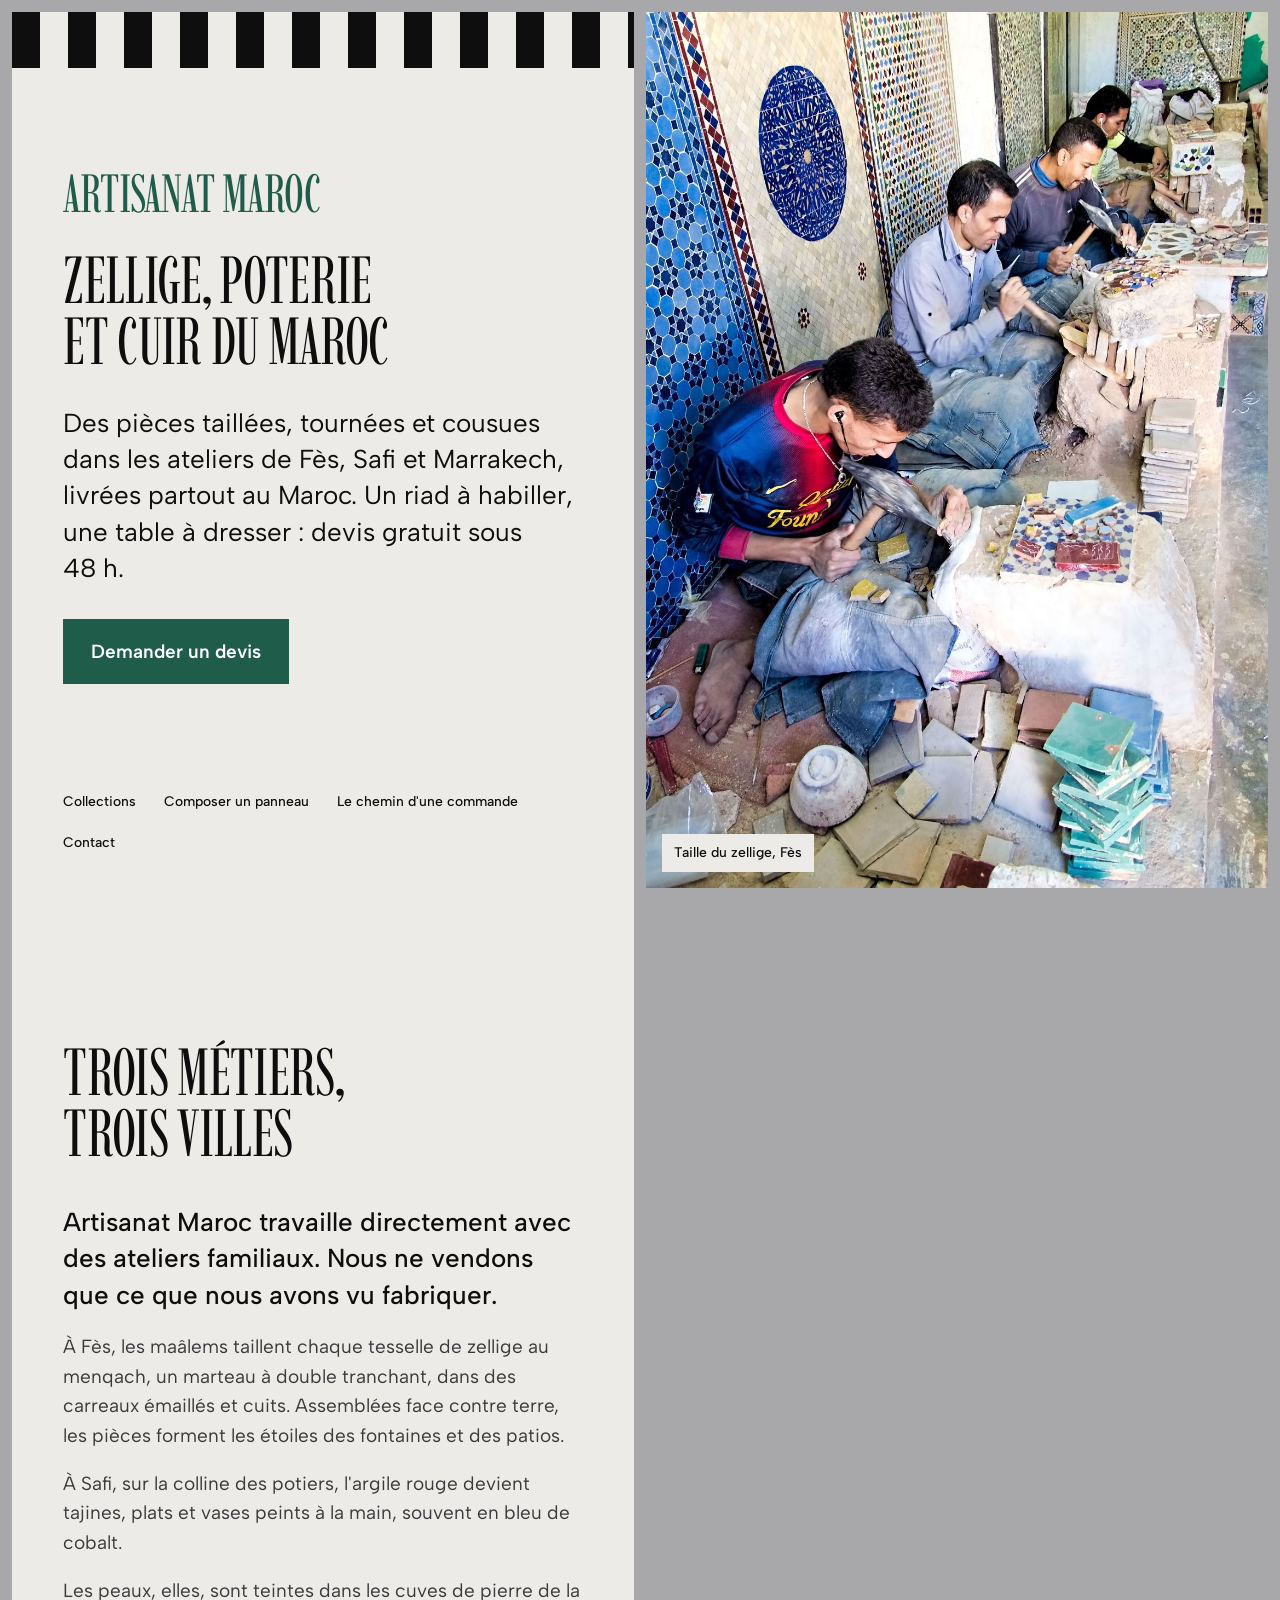
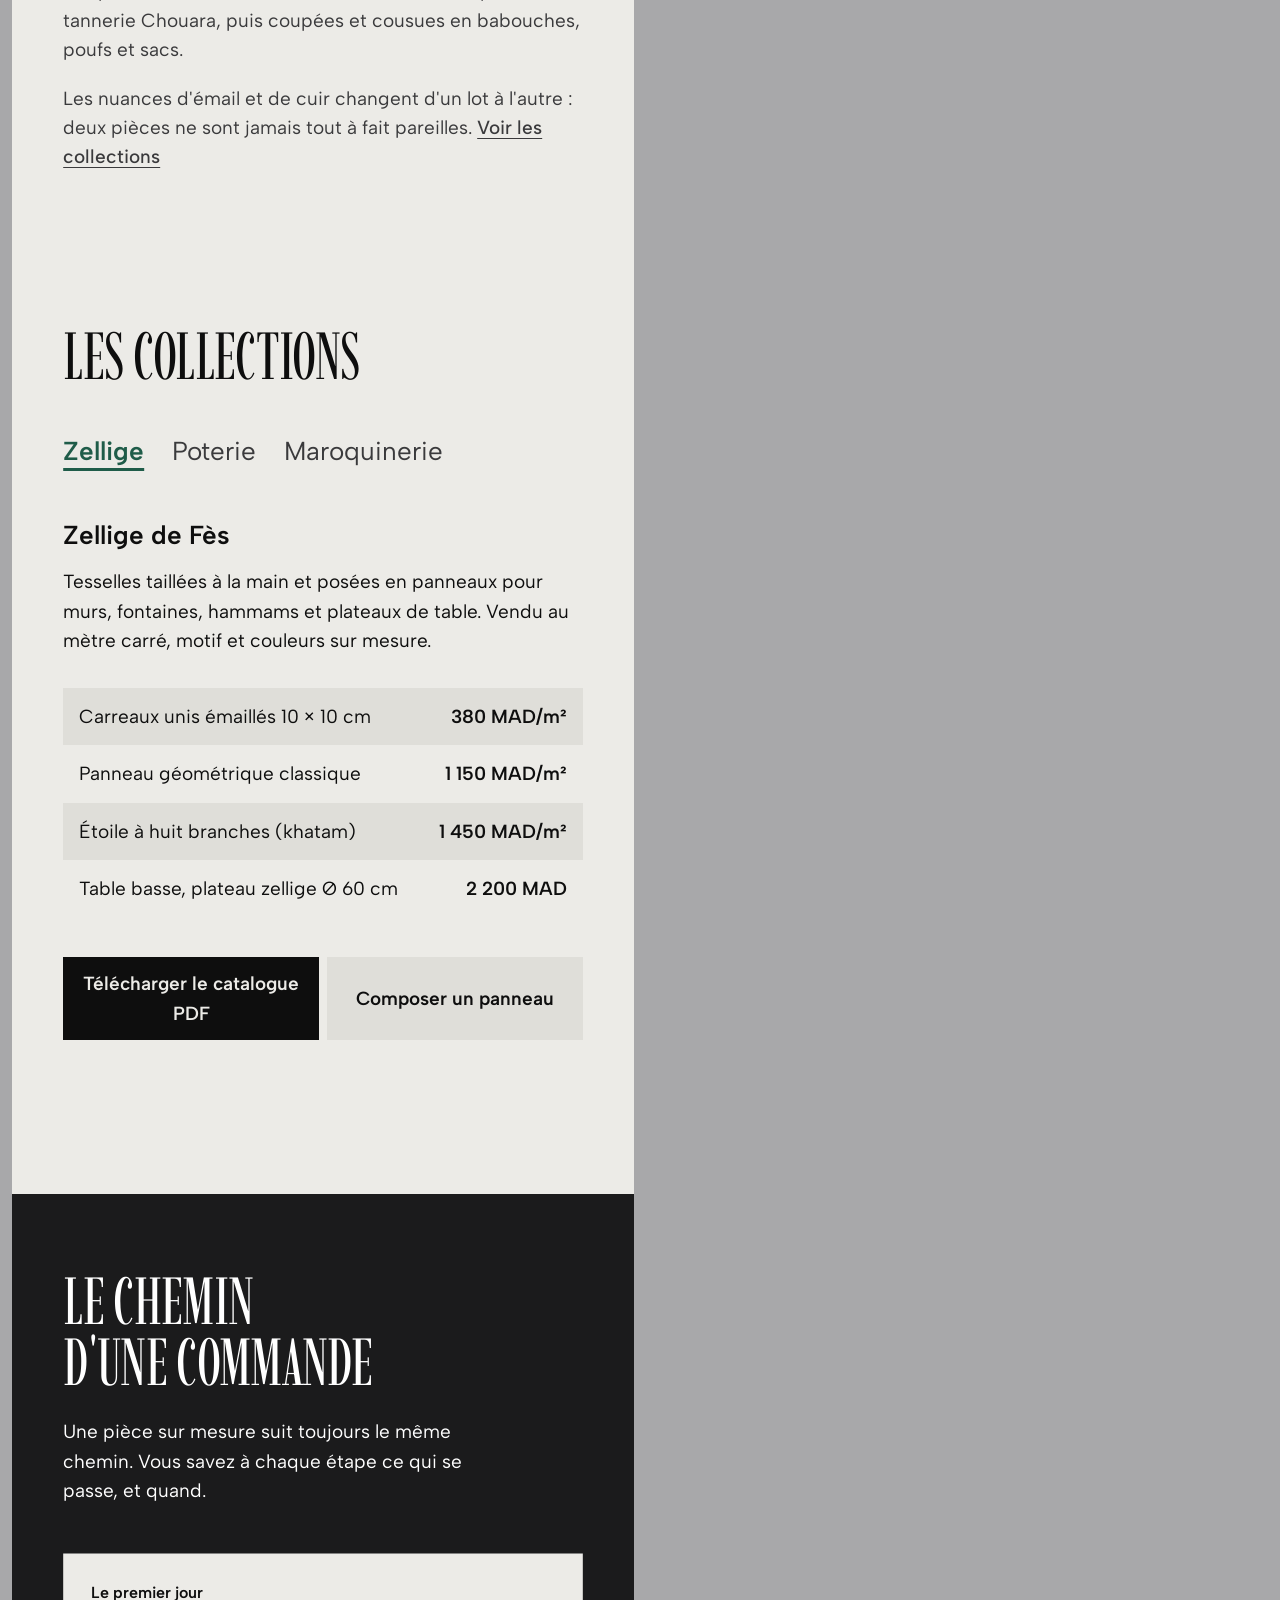
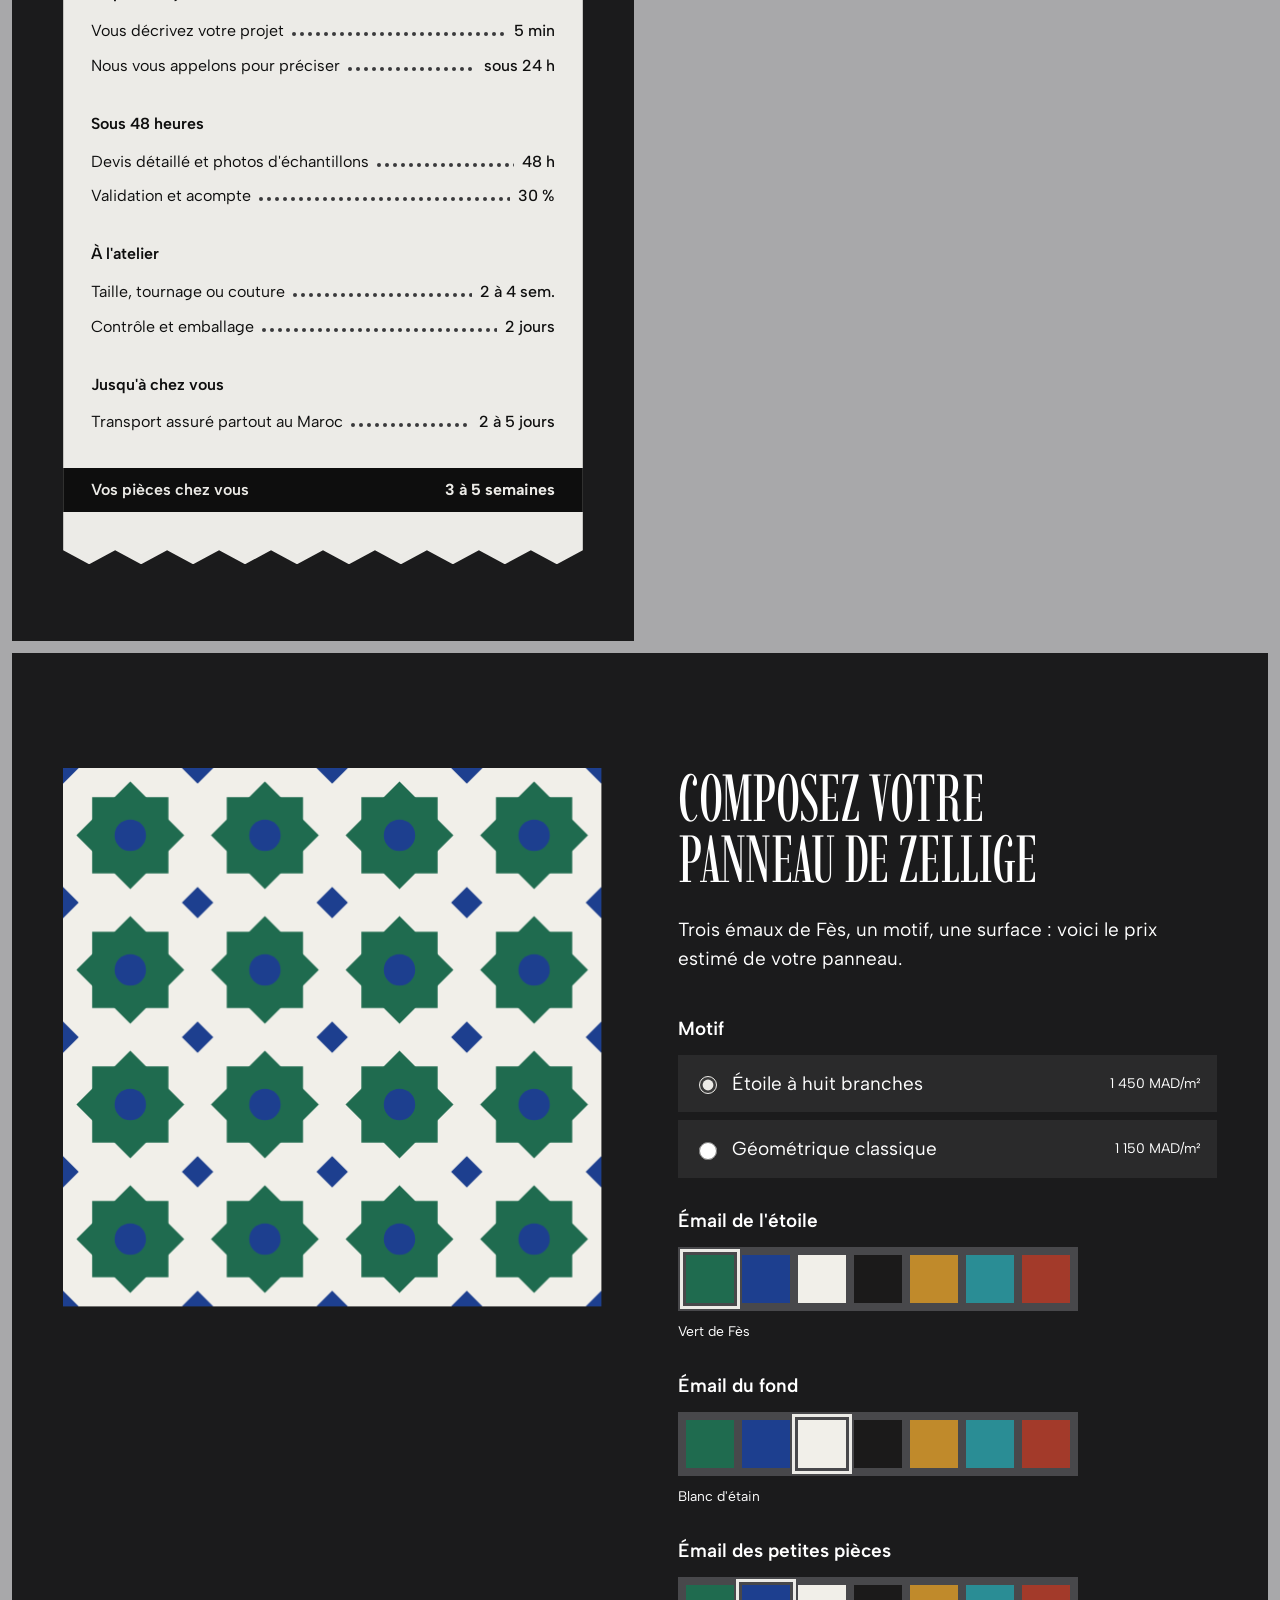
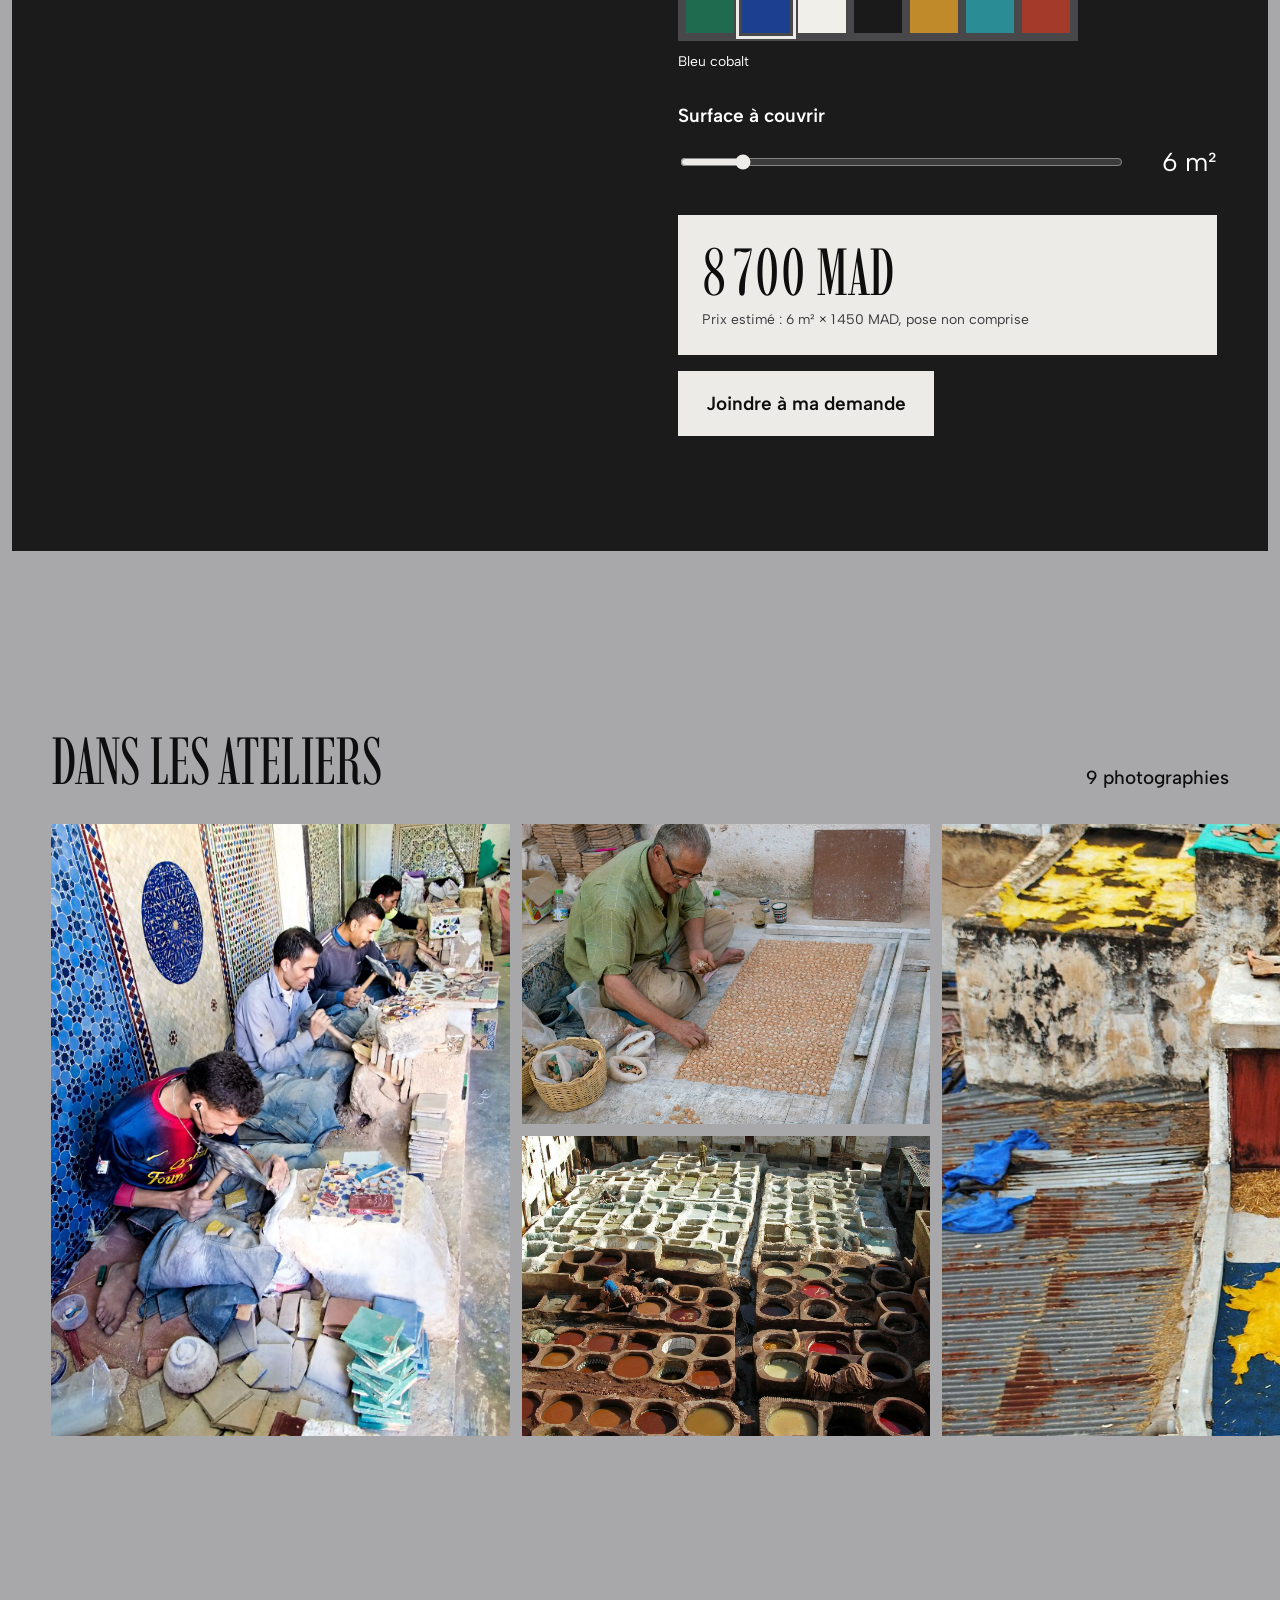
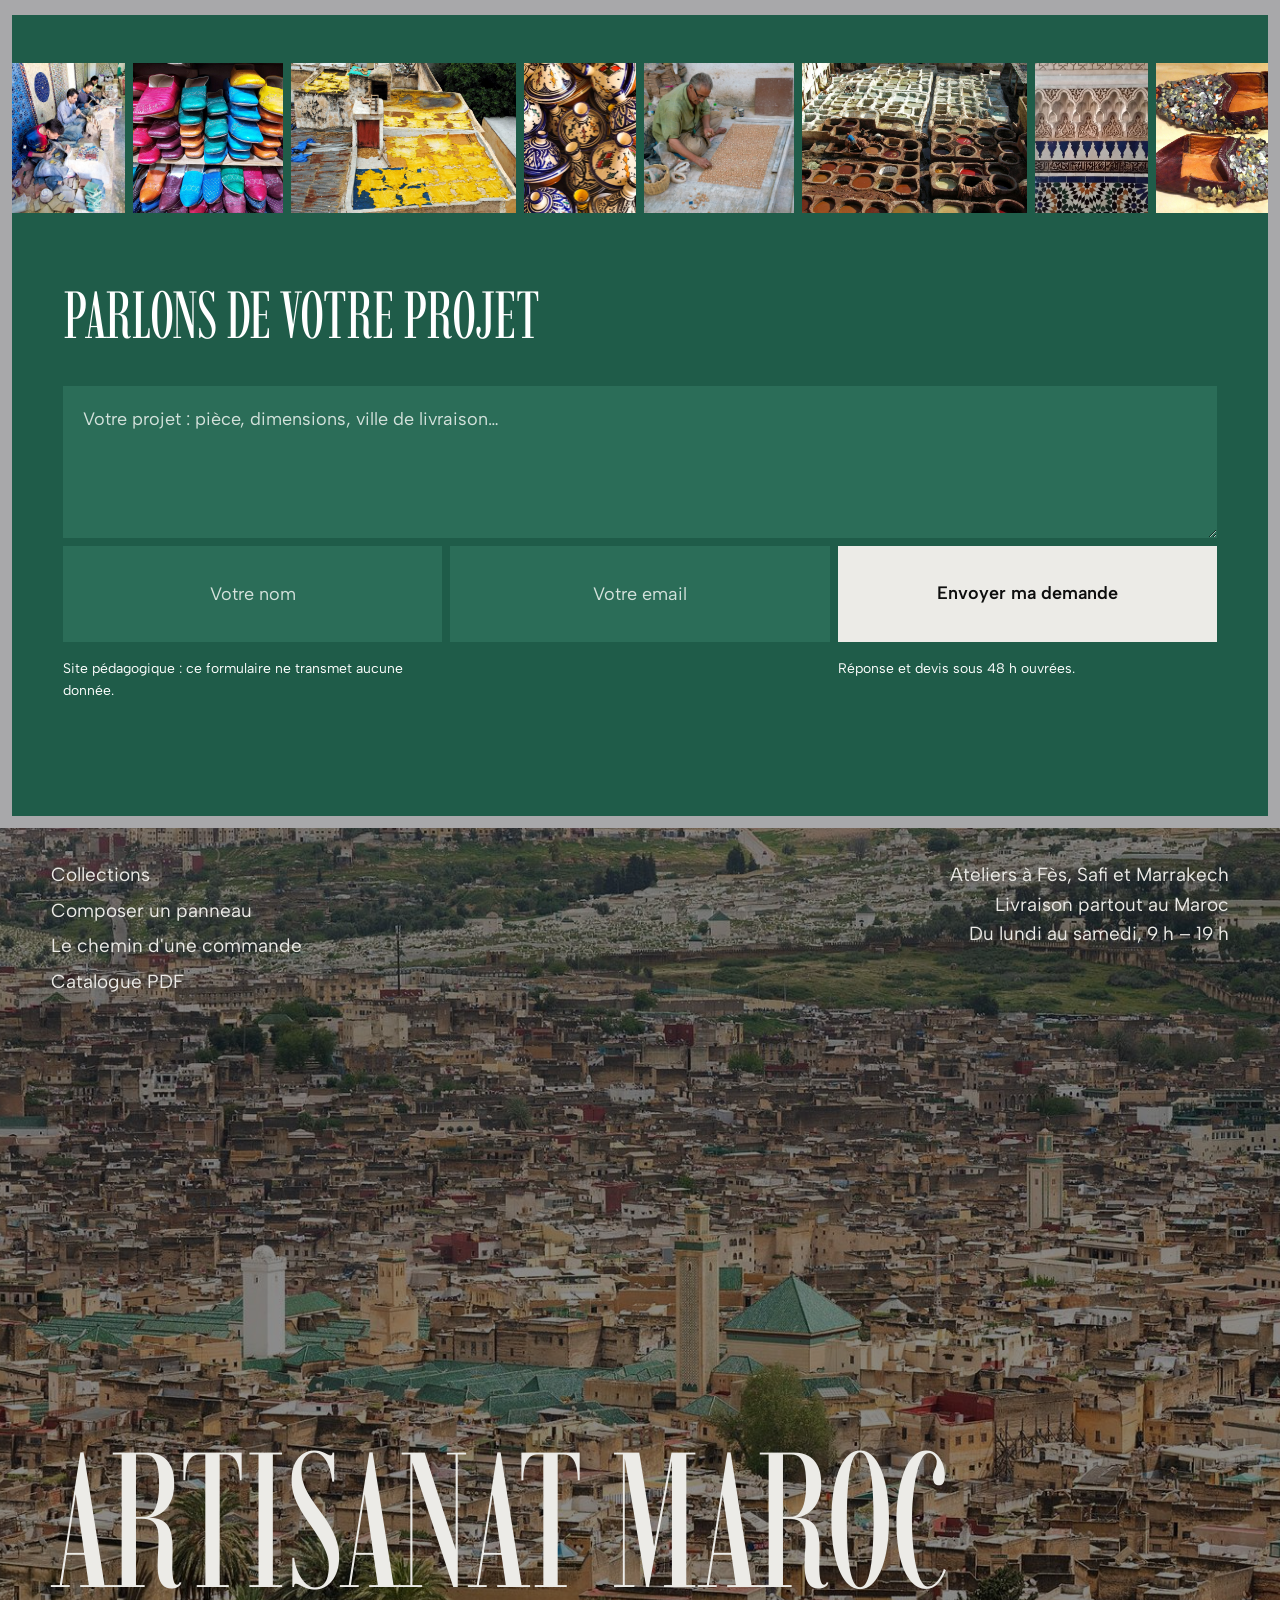
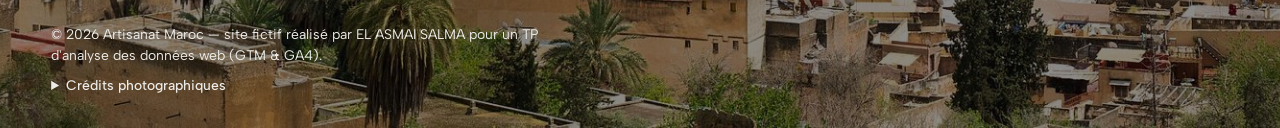
<file: index.html>
<!doctype html>
<html lang="fr">
  <head>
    <!-- Google Tag Manager -->
    <script>(function(w,d,s,l,i){w[l]=w[l]||[];w[l].push({'gtm.start':
    new Date().getTime(),event:'gtm.js'});var f=d.getElementsByTagName(s)[0],
    j=d.createElement(s),dl=l!='dataLayer'?'&l='+l:'';j.async=true;j.src=
    'https://www.googletagmanager.com/gtm.js?id='+i+dl;f.parentNode.insertBefore(j,f);
    })(window,document,'script','dataLayer','GTM-5M9P6NNF');</script>
    <!-- End Google Tag Manager -->

    <meta charset="UTF-8" />
    <meta name="viewport" content="width=device-width, initial-scale=1" />
    <title>Artisanat Maroc — Zellige, poterie et cuir faits main</title>
    <meta
      name="description"
      content="Zellige de Fès, poterie de Safi et maroquinerie tannée à Chouara : des pièces faites main, livrées partout au Maroc. Devis gratuit sous 48 h."
    />
    <link rel="preconnect" href="https://fonts.googleapis.com" />
    <link rel="preconnect" href="https://fonts.gstatic.com" crossorigin />
    <link
      href="https://fonts.googleapis.com/css2?family=Imbue:opsz,wght@10..100,400&family=Albert+Sans:wght@400;500;600&display=swap"
      rel="stylesheet"
    />
    <link rel="stylesheet" href="style.css" />
    <script>document.documentElement.classList.add("js");</script>
  </head>
  <body>
    <!-- Google Tag Manager (noscript) -->
    <noscript><iframe src="https://www.googletagmanager.com/ns.html?id=GTM-5M9P6NNF"
    height="0" width="0" style="display:none;visibility:hidden"></iframe></noscript>
    <!-- End Google Tag Manager (noscript) -->

    <div class="split">
      <!-- Colonne de lecture -->
      <main class="read">
        <header class="card" id="accueil" data-stage="atelier">
          <svg class="stripe" aria-hidden="true" focusable="false">
            <defs>
              <pattern id="bars" width="56" height="56" patternUnits="userSpaceOnUse">
                <rect width="28" height="56" class="bar-ink" />
              </pattern>
            </defs>
            <rect width="100%" height="100%" fill="url(#bars)" />
          </svg>
          <div class="card-body">
            <a class="wordmark" href="#accueil">Artisanat Maroc</a>
            <h1>Zellige, poterie et cuir du Maroc</h1>
            <p class="lead">
              Des pièces taillées, tournées et cousues dans les ateliers de Fès,
              Safi et Marrakech, livrées partout au Maroc. Un riad à habiller,
              une table à dresser&nbsp;: devis gratuit sous 48&nbsp;h.
            </p>
            <button class="btn btn-primary" id="btn-devis" type="button">Demander un devis</button>
          </div>
          <nav class="card-links" aria-label="Navigation principale">
            <a href="#collections">Collections</a>
            <a href="#composer">Composer un panneau</a>
            <a href="#atelier">Le chemin d'une commande</a>
            <a href="#contact">Contact</a>
          </nav>
        </header>

        <section class="block intro" id="metiers" data-stage="tesselles">
          <h2 class="reveal">Trois métiers, trois villes</h2>
          <p class="first reveal">
            Artisanat Maroc travaille directement avec des ateliers familiaux.
            Nous ne vendons que ce que nous avons vu fabriquer.
          </p>
          <p class="reveal">
            À Fès, les maâlems taillent chaque tesselle de zellige au menqach,
            un marteau à double tranchant, dans des carreaux émaillés et cuits.
            Assemblées face contre terre, les pièces forment les étoiles des
            fontaines et des patios.
          </p>
          <p class="reveal">
            À Safi, sur la colline des potiers, l'argile rouge devient tajines,
            plats et vases peints à la main, souvent en bleu de cobalt.
          </p>
          <p class="reveal">
            Les peaux, elles, sont teintes dans les cuves de pierre de la
            tannerie Chouara, puis coupées et cousues en babouches, poufs et
            sacs.
          </p>
          <p class="reveal">
            Les nuances d'émail et de cuir changent d'un lot à l'autre&nbsp;:
            deux pièces ne sont jamais tout à fait pareilles.
            <a href="#collections">Voir les collections</a>
          </p>
        </section>

        <section class="block collections" id="collections" data-stage="zellige">
          <h2 class="reveal">Les collections</h2>
          <div class="tabs reveal" role="tablist" aria-label="Choisir une collection">
            <button role="tab" id="tab-zellige" aria-controls="panel-zellige" aria-selected="true" data-stage="zellige" type="button">Zellige</button>
            <button role="tab" id="tab-poterie" aria-controls="panel-poterie" aria-selected="false" data-stage="poterie" type="button" tabindex="-1">Poterie</button>
            <button role="tab" id="tab-cuir" aria-controls="panel-cuir" aria-selected="false" data-stage="cuir" type="button" tabindex="-1">Maroquinerie</button>
          </div>

          <div class="panel" id="panel-zellige" role="tabpanel" aria-labelledby="tab-zellige">
            <h3>Zellige de Fès</h3>
            <p>
              Tesselles taillées à la main et posées en panneaux pour murs,
              fontaines, hammams et plateaux de table. Vendu au mètre carré,
              motif et couleurs sur mesure.
            </p>
            <ul class="prices">
              <li><span>Carreaux unis émaillés 10 × 10 cm</span><b>380 MAD/m²</b></li>
              <li><span>Panneau géométrique classique</span><b>1 150 MAD/m²</b></li>
              <li><span>Étoile à huit branches (khatam)</span><b>1 450 MAD/m²</b></li>
              <li><span>Table basse, plateau zellige Ø 60 cm</span><b>2 200 MAD</b></li>
            </ul>
          </div>

          <div class="panel" id="panel-poterie" role="tabpanel" aria-labelledby="tab-poterie">
            <h3>Poterie de Safi</h3>
            <p>
              Tournée puis peinte à la main sur la colline des potiers&nbsp;:
              tajines, plats creux et vases, en bleu de Safi ou en motifs
              polychromes.
            </p>
            <ul class="prices">
              <li><span>Tajine de service peint Ø 30 cm</span><b>290 MAD</b></li>
              <li><span>Plat creux bleu de Safi Ø 35 cm</span><b>240 MAD</b></li>
              <li><span>Vase haut à motifs</span><b>420 MAD</b></li>
              <li><span>Service de six bols</span><b>360 MAD</b></li>
            </ul>
          </div>

          <div class="panel" id="panel-cuir" role="tabpanel" aria-labelledby="tab-cuir">
            <h3>Maroquinerie</h3>
            <p>
              Cuir de chèvre et de vache tanné à Fès, coupé et cousu à la main.
              Couleurs de cuve&nbsp;: safran, coquelicot, indigo, henné ou
              naturel.
            </p>
            <ul class="prices">
              <li><span>Babouches en cuir</span><b>220 MAD</b></li>
              <li><span>Pouf rond brodé, non rempli</span><b>450 MAD</b></li>
              <li><span>Sac cabas en cuir naturel</span><b>890 MAD</b></li>
              <li><span>Ceinture tressée</span><b>260 MAD</b></li>
            </ul>
          </div>

          <div class="cells reveal">
            <a class="cell cell-ink" id="dl-catalogue" href="catalogue.pdf" download>Télécharger le catalogue PDF</a>
            <a class="cell cell-tone" href="#composer">Composer un panneau</a>
          </div>
        </section>

        <section class="block process" id="atelier" data-stage="tannerie">
          <div class="process-copy">
            <h2 class="reveal">Le chemin d'une commande</h2>
            <p class="reveal">
              Une pièce sur mesure suit toujours le même chemin. Vous savez à
              chaque étape ce qui se passe, et quand.
            </p>
          </div>
          <div class="slip reveal">
            <h3>Le premier jour</h3>
            <ul>
              <li><span>Vous décrivez votre projet</span><i></i><b>5 min</b></li>
              <li><span>Nous vous appelons pour préciser</span><i></i><b>sous 24 h</b></li>
            </ul>
            <h3>Sous 48 heures</h3>
            <ul>
              <li><span>Devis détaillé et photos d'échantillons</span><i></i><b>48 h</b></li>
              <li><span>Validation et acompte</span><i></i><b>30 %</b></li>
            </ul>
            <h3>À l'atelier</h3>
            <ul>
              <li><span>Taille, tournage ou couture</span><i></i><b>2 à 4 sem.</b></li>
              <li><span>Contrôle et emballage</span><i></i><b>2 jours</b></li>
            </ul>
            <h3>Jusqu'à chez vous</h3>
            <ul>
              <li><span>Transport assuré partout au Maroc</span><i></i><b>2 à 5 jours</b></li>
            </ul>
            <p class="slip-total"><span>Vos pièces chez vous</span><b>3 à 5 semaines</b></p>
          </div>
        </section>
      </main>

      <!-- Scène fixe : la photographie qui reste en place -->
      <aside class="stage" aria-label="Photographies des ateliers">
        <figure class="shot is-on" data-shot="atelier" data-caption="Taille du zellige, Fès">
          <img src="assets/zellige-factory-24116015119.jpg" width="1200" height="1600"
            alt="Artisans assis au sol taillant des tesselles de zellige dans un atelier de Fès" />
        </figure>
        <figure class="shot" data-shot="tesselles" data-caption="Assemblage d'un panneau, Fès">
          <img src="assets/ceramic-craftsman-in-fez-morocco.jpg" width="1600" height="1423" loading="lazy"
            alt="Un maâlem assemble à la main un panneau de tesselles posé au sol" />
        </figure>
        <figure class="shot" data-shot="zellige" data-caption="Zellige et plâtre sculpté, Marrakech">
          <img src="assets/moroccan-zellige-marrakesh.jpg" width="900" height="1600" loading="lazy"
            alt="Mur de zellige en étoiles polychromes sous une frise de plâtre sculpté" />
        </figure>
        <figure class="shot" data-shot="poterie" data-caption="Boutique de potier, Safi">
          <img src="assets/poterie-de-safi-maroc-morocco-marueccos.jpg" width="1200" height="1600" loading="lazy"
            alt="Boutique de potier remplie de plats, bols et tajines peints" />
        </figure>
        <figure class="shot" data-shot="cuir" data-caption="Cuves de teinture, tannerie de Fès">
          <img src="assets/leather-tanning-fes.jpg" width="1600" height="1198" loading="lazy"
            alt="Cuves de teinture rondes de la tannerie, vues d'en haut" />
        </figure>
        <figure class="shot" data-shot="tannerie" data-caption="Peaux au séchage, tannerie Chouara">
          <img src="assets/chouara-tannery-fes-8947682350.jpg" width="1600" height="1071" loading="lazy"
            alt="Peaux teintes en jaune safran séchant sur les toits de la tannerie Chouara" />
        </figure>
        <p class="stage-caption">Taille du zellige, Fès</p>
      </aside>
    </div>

    <!-- Section pleine largeur : l'outil de composition -->
    <section class="composer" id="composer" aria-labelledby="composer-title">
      <div class="composer-art reveal">
        <svg id="zellige" viewBox="0 0 480 480" role="img" aria-labelledby="zellige-desc">
          <desc id="zellige-desc">Aperçu du panneau de zellige avec les émaux choisis</desc>
          <defs>
            <pattern id="motif-khatam" width="120" height="120" patternUnits="userSpaceOnUse">
              <rect width="120" height="120" class="z-ground" />
              <g transform="translate(60 60)">
                <rect x="-34" y="-34" width="68" height="68" class="z-star" />
                <rect x="-34" y="-34" width="68" height="68" class="z-star" transform="rotate(45)" />
                <circle r="14" class="z-joint" />
              </g>
              <g class="z-joint">
                <path d="M0 -14 L14 0 L0 14 L-14 0Z" />
                <path d="M120 -14 L134 0 L120 14 L106 0Z" />
                <path d="M0 106 L14 120 L0 134 L-14 120Z" />
                <path d="M120 106 L134 120 L120 134 L106 120Z" />
              </g>
            </pattern>
            <pattern id="motif-classique" width="80" height="80" patternUnits="userSpaceOnUse">
              <rect width="80" height="80" class="z-ground" />
              <path d="M40 4 L76 40 L40 76 L4 40Z" class="z-star" />
              <rect x="28" y="28" width="24" height="24" class="z-joint" />
              <rect x="-8" y="-8" width="16" height="16" class="z-joint" />
              <rect x="72" y="-8" width="16" height="16" class="z-joint" />
              <rect x="-8" y="72" width="16" height="16" class="z-joint" />
              <rect x="72" y="72" width="16" height="16" class="z-joint" />
            </pattern>
          </defs>
          <rect id="zellige-fill" width="480" height="480" fill="url(#motif-khatam)" />
        </svg>
      </div>

      <div class="composer-controls">
        <h2 id="composer-title" class="reveal">Composez votre panneau de zellige</h2>
        <p class="reveal">Trois émaux de Fès, un motif, une surface&nbsp;: voici le prix estimé de votre panneau.</p>

        <div class="composer-form">
          <fieldset>
            <legend>Motif</legend>
            <div class="choice">
              <label><input type="radio" name="motif" value="khatam" checked /> Étoile à huit branches <small>1 450 MAD/m²</small></label>
              <label><input type="radio" name="motif" value="classique" /> Géométrique classique <small>1 150 MAD/m²</small></label>
            </div>
          </fieldset>

          <fieldset class="swatches" data-role="star">
            <legend>Émail de l'étoile</legend>
          </fieldset>
          <fieldset class="swatches" data-role="ground">
            <legend>Émail du fond</legend>
          </fieldset>
          <fieldset class="swatches" data-role="joint">
            <legend>Émail des petites pièces</legend>
          </fieldset>

          <div class="surface">
            <label for="surface">Surface à couvrir</label>
            <div class="surface-row">
              <input type="range" id="surface" min="1" max="40" step="1" value="6" />
              <output id="surface-out" for="surface">6 m²</output>
            </div>
          </div>

          <p class="estimate" aria-live="polite">
            <strong id="estimate-total">8 700 MAD</strong>
            <small id="estimate-detail">Prix estimé : 6 m² × 1 450 MAD, pose non comprise</small>
          </p>

          <button class="btn btn-light" id="btn-composition" type="button">Joindre à ma demande</button>
        </div>
      </div>
    </section>

    <!-- Galerie -->
    <section class="gallery" id="galerie" aria-labelledby="galerie-title">
      <div class="gallery-head">
        <h2 id="galerie-title" class="reveal">Dans les ateliers</h2>
        <p class="reveal">9 photographies</p>
      </div>
      <div class="gallery-row" tabindex="0" aria-label="Photographies des ateliers, faire défiler horizontalement">
        <figure class="m-tall"><img src="assets/zellige-factory-24116015119.jpg" width="1200" height="1600" loading="lazy" alt="Atelier de taille de zellige à Fès" /></figure>
        <div class="m-pair">
          <figure><img src="assets/ceramic-craftsman-in-fez-morocco.jpg" width="1600" height="1423" loading="lazy" alt="Maâlem posant des tesselles une à une" /></figure>
          <figure><img src="assets/leather-tanning-fes.jpg" width="1600" height="1198" loading="lazy" alt="Cuves de teinture de la tannerie de Fès" /></figure>
        </div>
        <figure class="m-wide"><img src="assets/chouara-tannery-fes-8947682350.jpg" width="1600" height="1071" loading="lazy" alt="Peaux jaunes séchant sur les toits de la tannerie Chouara" /></figure>
        <div class="m-pair">
          <figure><img src="assets/arcobaleno-di-babouche.jpg" width="1600" height="1200" loading="lazy" alt="Étal de babouches de toutes les couleurs dans un souk" /></figure>
          <figure><img src="assets/moroccan-babouche-burgundy-leather-with-silver-sequins.jpg" width="1600" height="1067" loading="lazy" alt="Paire de babouches anciennes en cuir bordeaux à paillettes, pièce de musée" /></figure>
        </div>
        <figure class="m-tall"><img src="assets/traditional-pottery-utensils-from-safi-morocco.jpg" width="902" height="1600" loading="lazy" alt="Tajines peints aux motifs de Safi empilés" /></figure>
        <figure class="m-tall"><img src="assets/poterie-de-safi-maroc-morocco-marueccos.jpg" width="1200" height="1600" loading="lazy" alt="Intérieur d'une boutique de poterie à Safi" /></figure>
        <figure class="m-tall"><img src="assets/moroccan-zellige-marrakesh.jpg" width="900" height="1600" loading="lazy" alt="Mur de zellige polychrome à Marrakech" /></figure>
      </div>
    </section>

    <!-- Contact -->
    <section class="contact" id="contact" aria-labelledby="contact-title">
      <div class="strip" aria-hidden="true">
        <div class="strip-track">
          <img src="assets/zellige-factory-24116015119.jpg" alt="" class="r34" loading="lazy" />
          <img src="assets/arcobaleno-di-babouche.jpg" alt="" class="r11" loading="lazy" />
          <img src="assets/chouara-tannery-fes-8947682350.jpg" alt="" class="r32" loading="lazy" />
          <img src="assets/traditional-pottery-utensils-from-safi-morocco.jpg" alt="" class="r34" loading="lazy" />
          <img src="assets/ceramic-craftsman-in-fez-morocco.jpg" alt="" class="r11" loading="lazy" />
          <img src="assets/leather-tanning-fes.jpg" alt="" class="r32" loading="lazy" />
          <img src="assets/moroccan-zellige-marrakesh.jpg" alt="" class="r34" loading="lazy" />
          <img src="assets/moroccan-babouche-burgundy-leather-with-silver-sequins.jpg" alt="" class="r11" loading="lazy" />
          <img src="assets/poterie-de-safi-maroc-morocco-marueccos.jpg" alt="" class="r32" loading="lazy" />
          <img src="assets/medina-of-fes-marocco.jpg" alt="" class="r32" loading="lazy" />
        </div>
      </div>

      <div class="contact-inner">
        <h2 id="contact-title" class="reveal">Parlons de votre projet</h2>
        <form id="form-contact" class="contact-form" action="merci.html" method="get">
          <label class="cell-field area">
            <span class="sr">Votre projet</span>
            <textarea id="message" rows="4" required placeholder="Votre projet : pièce, dimensions, ville de livraison…"></textarea>
          </label>
          <div class="bar">
            <label class="cell-field">
              <span class="sr">Nom</span>
              <input id="nom" type="text" autocomplete="name" required placeholder="Votre nom" />
            </label>
            <label class="cell-field">
              <span class="sr">Email</span>
              <input id="email" type="email" autocomplete="email" required placeholder="Votre email" />
            </label>
            <button class="cell-submit" type="submit">Envoyer ma demande</button>
          </div>
          <div class="fineprint">
            <p>Site pédagogique&nbsp;: ce formulaire ne transmet aucune donnée.</p>
            <p>Réponse et devis sous 48 h ouvrées.</p>
          </div>
        </form>
      </div>
    </section>

    <!-- Pied de page -->
    <footer class="foot">
      <img class="foot-photo" src="assets/medina-of-fes-marocco.jpg" width="1600" height="938" loading="lazy"
        alt="Vue de la médina de Fès et de ses toits de tuiles vertes" />
      <div class="foot-top">
        <nav aria-label="Pied de page">
          <a href="#collections">Collections</a>
          <a href="#composer">Composer un panneau</a>
          <a href="#atelier">Le chemin d'une commande</a>
          <a href="catalogue.pdf" download>Catalogue PDF</a>
        </nav>
        <address>
          Ateliers à Fès, Safi et Marrakech<br />
          Livraison partout au Maroc<br />
          Du lundi au samedi, 9 h – 19 h
        </address>
      </div>
      <div class="foot-bottom">
        <p class="foot-name" aria-hidden="true">Artisanat Maroc</p>
        <p class="legal">© 2026 Artisanat Maroc — site fictif réalisé par EL ASMAI SALMA pour un TP d'analyse des données web (GTM &amp; GA4).</p>
        <details class="credits">
          <summary>Crédits photographiques</summary>
          <p>
            Photographies via Wikimedia Commons&nbsp;:
            « Zellige factory » par Dan Lundberg (CC BY-SA 2.0)&nbsp;;
            « Ceramic craftsman in Fez, Morocco » par Mrinal Mohit (CC BY-SA 4.0)&nbsp;;
            « Moroccan zellige marrakesh » par Orlysi (CC BY-SA 4.0)&nbsp;;
            « Poterie de Safi » par Princedesmers01 (CC BY-SA 4.0)&nbsp;;
            « Traditional pottery utensils from Safi » par Oumaima Loudini (CC BY-SA 4.0)&nbsp;;
            « Leather tanning, Fes » par Bernard Gagnon (CC BY-SA 3.0)&nbsp;;
            « Chouara Tannery, Fes » par just_a_cheeseburger (CC BY 2.0)&nbsp;;
            « Arcobaleno di babouche » par Simo.Albo80 (CC BY-SA 4.0)&nbsp;;
            « Moroccan babouche, Bata Shoe Museum » par Daderot (CC0)&nbsp;;
            « Medina of Fes » par Petar Milošević (CC BY-SA 4.0).
          </p>
        </details>
      </div>
    </footer>

    <script src="script.js"></script>
  </body>
</html>
</file>
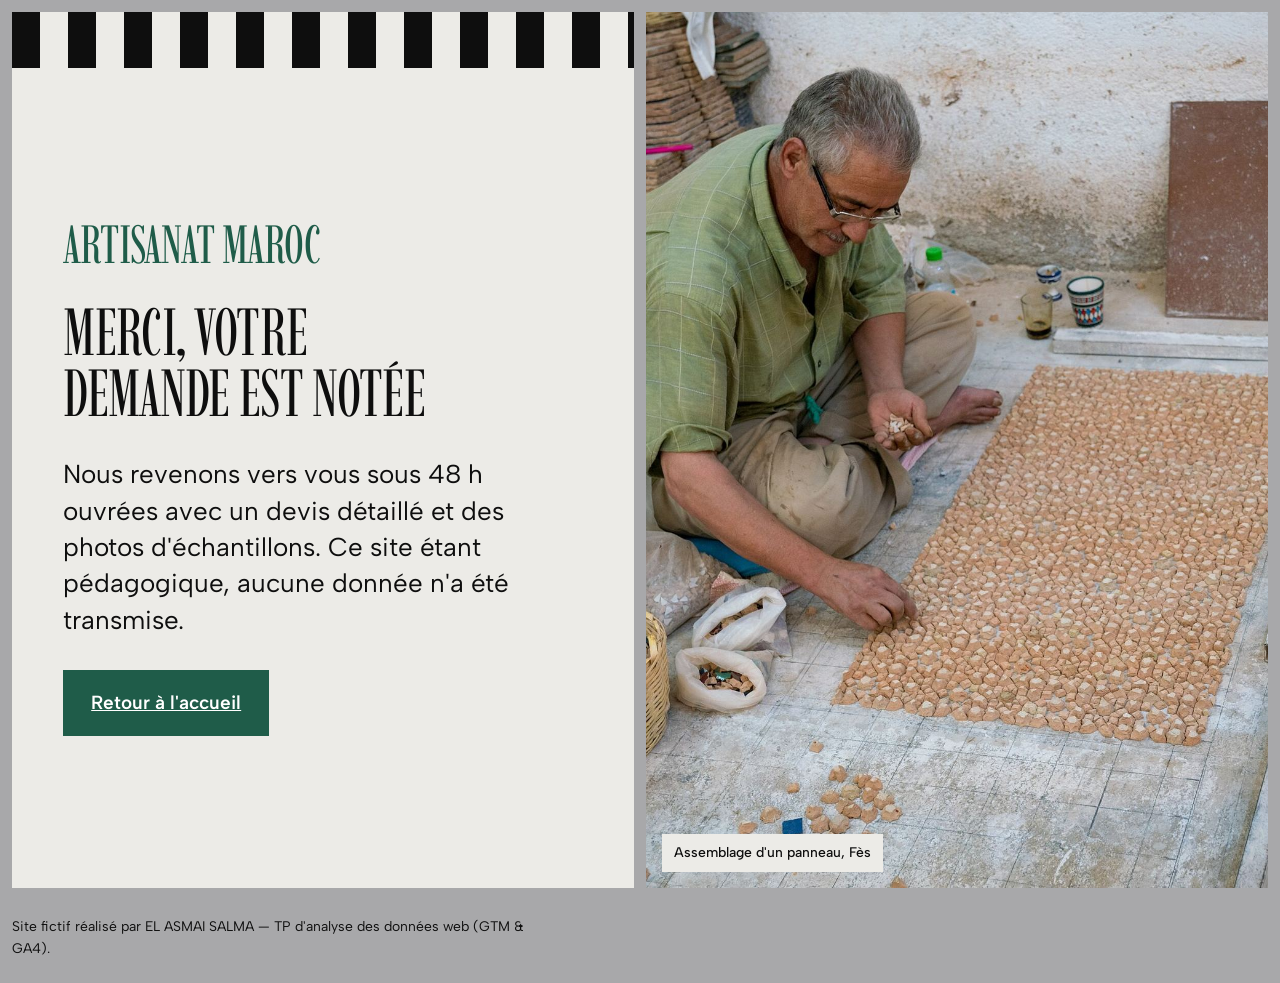
<file: merci.html>
<!doctype html>
<html lang="fr">
  <head>
    <!-- Google Tag Manager -->
    <script>(function(w,d,s,l,i){w[l]=w[l]||[];w[l].push({'gtm.start':
    new Date().getTime(),event:'gtm.js'});var f=d.getElementsByTagName(s)[0],
    j=d.createElement(s),dl=l!='dataLayer'?'&l='+l:'';j.async=true;j.src=
    'https://www.googletagmanager.com/gtm.js?id='+i+dl;f.parentNode.insertBefore(j,f);
    })(window,document,'script','dataLayer','GTM-5M9P6NNF');</script>
    <!-- End Google Tag Manager -->

    <meta charset="UTF-8" />
    <meta name="viewport" content="width=device-width, initial-scale=1" />
    <title>Merci — Artisanat Maroc</title>
    <meta name="robots" content="noindex" />
    <link rel="preconnect" href="https://fonts.googleapis.com" />
    <link rel="preconnect" href="https://fonts.gstatic.com" crossorigin />
    <link
      href="https://fonts.googleapis.com/css2?family=Imbue:opsz,wght@10..100,400&family=Albert+Sans:wght@400;500;600&display=swap"
      rel="stylesheet"
    />
    <link rel="stylesheet" href="style.css" />
  </head>
  <body>
    <!-- Google Tag Manager (noscript) -->
    <noscript><iframe src="https://www.googletagmanager.com/ns.html?id=GTM-5M9P6NNF"
    height="0" width="0" style="display:none;visibility:hidden"></iframe></noscript>
    <!-- End Google Tag Manager (noscript) -->

    <div class="split">
      <main class="read">
        <div class="card">
          <svg class="stripe" aria-hidden="true" focusable="false">
            <defs>
              <pattern id="bars" width="56" height="56" patternUnits="userSpaceOnUse">
                <rect width="28" height="56" class="bar-ink" />
              </pattern>
            </defs>
            <rect width="100%" height="100%" fill="url(#bars)" />
          </svg>
          <div class="card-body">
            <a class="wordmark" href="index.html">Artisanat Maroc</a>
            <h1 id="merci-title">Merci, votre demande est notée</h1>
            <p class="lead">
              Nous revenons vers vous sous 48 h ouvrées avec un devis détaillé
              et des photos d'échantillons. Ce site étant pédagogique, aucune
              donnée n'a été transmise.
            </p>
            <a class="btn btn-primary" href="index.html">Retour à l'accueil</a>
          </div>
        </div>
      </main>
      <aside class="stage" aria-label="Photographie d'atelier">
        <figure class="shot is-on">
          <img src="assets/ceramic-craftsman-in-fez-morocco.jpg" width="1600" height="1423"
            alt="Un maâlem assemble à la main un panneau de tesselles posé au sol" />
        </figure>
        <p class="stage-caption">Assemblage d'un panneau, Fès</p>
      </aside>
    </div>

    <p class="legal merci-credit">Site fictif réalisé par EL ASMAI SALMA — TP d'analyse des données web (GTM &amp; GA4).</p>

    <script>
      try {
        var nom = sessionStorage.getItem("am-nom");
        if (nom) {
          document.getElementById("merci-title").textContent = "Merci " + nom + ", votre demande est notée";
          sessionStorage.removeItem("am-nom");
        }
      } catch (e) {}
    </script>
  </body>
</html>
</file>
<file: style.css>
/* Artisanat Maroc — feuille de style
   Direction : la scène fixe (une photographie d'atelier qui reste en place
   pendant que la colonne de lecture défile). */

:root {
  --bg: #a8a8aa;
  --paper: #ecebe7;
  --paper-2: #dfded9;
  --ink: #0e0e0e;
  --muted: #3a3a3c;
  --accent: #1f5c49;      /* vert des tuiles de Fès */
  --accent-ink: #ffffff;
  --accent-2: #2b6d58;    /* un ton au-dessus du champ vert */
  --accent-3: #e8efeb;    /* le ton le plus clair, pour le focus */
  --field: #1b1b1c;
  --field-ink: #ffffff;
  --field-2: #2a2a2b;

  --font-display: "Imbue", "Times New Roman", serif;
  --font-text: "Albert Sans", system-ui, sans-serif;

  --step-small: clamp(0.8125rem, 0.79rem + 0.1vw, 0.875rem);
  --step-body: clamp(1.0625rem, 1rem + 0.25vw, 1.1875rem);
  --step-lead: clamp(1.25rem, 1.1rem + 0.7vw, 1.625rem);
  --step-head: clamp(2.5rem, 1.6rem + 3.2vw, 4.25rem);
  --step-giant: clamp(5rem, 15vw, 16rem);

  --gap: 12px;
  --pad: clamp(24px, 4vw, 64px);
  --ease: cubic-bezier(0.2, 0.7, 0.1, 1);
}

*,
*::before,
*::after { box-sizing: border-box; }

html { scroll-behavior: smooth; }
@media (prefers-reduced-motion: reduce) { html { scroll-behavior: auto; } }

body {
  margin: 0;
  background: var(--bg);
  color: var(--ink);
  font-family: var(--font-text);
  font-size: var(--step-body);
  line-height: 1.55;
  -webkit-font-smoothing: antialiased;
}

img { display: block; max-width: 100%; height: auto; }
a { color: inherit; }
p { margin: 0; }
h1, h2, h3 { margin: 0; font-weight: 400; }

:focus-visible { outline: 3px solid var(--accent); outline-offset: 3px; }
::selection { background: var(--accent); color: var(--accent-ink); }

.sr {
  /* taste-skill-ignore : texte réservé aux lecteurs d'écran, pas un filet */
  position: absolute; width: 1px; height: 1px; overflow: hidden; /* taste-skill-ignore */
  clip: rect(0 0 0 0); white-space: nowrap;
}

/* Titres : la capitale condensée, comme une enseigne de boutique */
h1, h2, .wordmark, .foot-name {
  text-wrap: balance;
  font-family: var(--font-display);
  text-transform: uppercase;
  letter-spacing: -0.01em;
  line-height: 0.92;
}

/* ---------- Le partage : colonne de lecture + scène fixe ---------- */
.split {
  display: grid;
  grid-template-columns: 1fr 1fr;
  gap: var(--gap);
  padding: var(--gap);
}

.read {
  background: var(--paper);
  min-width: 0;
}

.stage {
  position: sticky;
  top: var(--gap);
  height: calc(100svh - 2 * var(--gap));
  overflow: hidden;
  background: var(--field);
}

.shot {
  position: absolute;
  inset: 0;
  margin: 0;
  opacity: 0;
  visibility: hidden;
  transition: opacity 1.6s var(--ease), visibility 0s linear 1.6s;
}
.shot.is-on { opacity: 1; visibility: visible; transition: opacity 1.6s var(--ease); }
.shot img {
  width: 100%;
  height: 100%;
  object-fit: cover;
  transform: scale(1.06);
  transition: transform 9s linear;
}
.shot.is-on img { transform: scale(1); }
.stage-caption {
  position: absolute;
  z-index: 1;
  left: 16px;
  bottom: 16px;
  background: var(--paper);
  color: var(--ink);
  font-size: var(--step-small);
  font-weight: 500;
  padding: 8px 12px;
}

/* ---------- Le premier écran : la carte imprimée ---------- */
.card {
  min-height: calc(100svh - 2 * var(--gap));
  display: flex;
  flex-direction: column;
}

.stripe {
  display: block;
  width: 100%;
  height: 56px;
  flex: none;
}
.bar-ink { fill: var(--ink); }

.card-body {
  flex: 1;
  display: flex;
  flex-direction: column;
  justify-content: center;
  align-items: flex-start;
  padding: 48px var(--pad);
  gap: 32px;
}

.wordmark {
  font-size: clamp(2.25rem, 1.6rem + 2.2vw, 3.5rem);
  text-decoration: none;
  color: var(--accent);
}

.card h1 {
  font-size: var(--step-head);
  max-width: 20ch;
}

.lead {
  font-size: var(--step-lead);
  line-height: 1.4;
  max-width: 34ch;
}

.card-links {
  display: flex;
  flex-wrap: wrap;
  gap: 8px 28px;
  padding: 0 var(--pad) 28px;
  font-size: var(--step-small);
  font-weight: 500;
}
.card-links a { text-decoration: none; padding: 6px 0; }
.card-links a:hover { text-decoration: underline; text-underline-offset: 4px; }

/* Boutons : rectangles pleins, coins droits, une seule forme sur la page */
.btn {
  font: inherit;
  font-weight: 600;
  font-size: var(--step-body);
  border: 0;
  border-radius: 0;
  padding: 18px 28px;
  cursor: pointer;
  transition: transform 0.2s var(--ease), background-color 0.2s var(--ease);
}
.btn:active { transform: translateY(2px) scale(0.98); }
.btn-primary { background: var(--accent); color: var(--accent-ink); }
.btn-primary:hover { background: var(--ink); }
.btn-light { background: var(--paper); color: var(--ink); }
.btn-light:hover { background: var(--accent); color: var(--accent-ink); }

/* ---------- Blocs de la colonne ---------- */
.block {
  padding: clamp(96px, 12vw, 176px) var(--pad) 0;
}
.block h2 {
  font-size: var(--step-head);
  margin-bottom: 40px;
  max-width: 14ch;
}
.block p + p { margin-top: 1em; }

.intro p { max-width: 46ch; color: var(--muted); }
.intro p.first { color: var(--ink); font-weight: 500; font-size: var(--step-lead); line-height: 1.4; }
.intro a { font-weight: 500; text-underline-offset: 4px; }

/* Collections : onglets, tableau de prix, deux cellules d'action */
.tabs { display: flex; gap: 28px; margin-bottom: 40px; flex-wrap: wrap; }
.tabs button {
  font: inherit;
  font-size: var(--step-lead);
  background: none;
  border: 0;
  padding: 4px 0;
  color: var(--muted);
  cursor: pointer;
  transition: color 0.2s var(--ease);
}
.tabs button:hover { color: var(--ink); }
.tabs button[aria-selected="true"] {
  color: var(--accent);
  font-weight: 600;
  text-decoration: underline;
  text-decoration-thickness: 3px;
  text-underline-offset: 8px;
}

.panel h3 { font-size: var(--step-lead); font-weight: 600; margin-bottom: 12px; }
.panel > p { max-width: 46ch; }
.js .panel[hidden] { display: none; }
.panel.is-entering { animation: rise 0.5s var(--ease) both; }

.prices {
  list-style: none;
  margin: 32px 0 0;
  padding: 0;
  font-variant-numeric: tabular-nums;
}
.prices li {
  display: flex;
  justify-content: space-between;
  gap: 24px;
  padding: 14px 16px;
}
.prices li:nth-child(odd) { background: var(--paper-2); }
.prices b { font-weight: 600; white-space: nowrap; }

.cells {
  display: grid;
  grid-template-columns: 1fr 1fr;
  gap: 8px;
  margin-top: 40px;
}
.cell {
  display: flex;
  align-items: center;
  justify-content: center;
  text-align: center;
  min-height: 72px;
  padding: 12px 16px;
  font-weight: 600;
  text-decoration: none;
  transition: background-color 0.2s var(--ease), transform 0.2s var(--ease);
}
.cell:active { transform: scale(0.98); }
.cell-ink { background: var(--ink); color: var(--paper); }
.cell-ink:hover { background: var(--accent); }
.cell-tone { background: var(--paper-2); color: var(--ink); }
.cell-tone:hover { background: var(--bg); }

/* Le chemin d'une commande : un bon imprimé sur fond sombre */
.process {
  margin-top: clamp(96px, 12vw, 176px);
  padding: clamp(56px, 6vw, 96px) var(--pad);
  background: var(--field);
  color: var(--field-ink);
  display: grid;
  gap: 48px;
}
.process h2 { margin-bottom: 24px; }
.process-copy p { max-width: 34ch; }

.slip {
  background: var(--paper);
  color: var(--ink);
  padding: 28px 28px 52px;
  font-size: 1rem;
  font-variant-numeric: tabular-nums;
  clip-path: polygon(
    0 0, 100% 0, 100% calc(100% - 14px),
    95% 100%, 90% calc(100% - 14px), 85% 100%, 80% calc(100% - 14px), 75% 100%,
    70% calc(100% - 14px), 65% 100%, 60% calc(100% - 14px), 55% 100%, 50% calc(100% - 14px),
    45% 100%, 40% calc(100% - 14px), 35% 100%, 30% calc(100% - 14px), 25% 100%,
    20% calc(100% - 14px), 15% 100%, 10% calc(100% - 14px), 5% 100%, 0 calc(100% - 14px)
  );
}
.slip h3 { font-size: 1rem; font-weight: 600; margin: 28px 0 8px; }
.slip h3:first-child { margin-top: 0; }
.slip ul { list-style: none; margin: 0; padding: 0; }
.slip li {
  display: flex;
  align-items: baseline;
  gap: 8px;
  padding: 5px 0;
}
.slip li i {
  flex: 1;
  min-width: 16px;
  height: 4px;
  background-image: url("data:image/svg+xml,%3Csvg xmlns='http://www.w3.org/2000/svg' width='8' height='4'%3E%3Ccircle cx='2' cy='2' r='2' fill='%233a3a3c'/%3E%3C/svg%3E");
  background-size: 8px 4px;
  background-repeat: repeat-x;
}
.slip li b { font-weight: 500; white-space: nowrap; }
.slip-total b { white-space: nowrap; }
.slip-total {
  display: flex;
  justify-content: space-between;
  gap: 16px;
  align-items: center;
  min-height: 44px;
  margin: 28px -28px 0;
  padding: 0 28px;
  background: var(--ink);
  color: var(--paper);
  font-weight: 600;
}

/* ---------- L'outil de composition, pleine largeur ---------- */
.composer {
  margin: 0 var(--gap);
  padding: clamp(80px, 9vw, 144px) var(--pad);
  background: var(--field);
  color: var(--field-ink);
  display: grid;
  grid-template-columns: minmax(0, 1fr) minmax(0, 1fr);
  gap: clamp(40px, 6vw, 96px);
  align-items: start;
}

.composer-art { position: sticky; top: 48px; }
.composer-art svg { width: 100%; height: auto; display: block; }
.z-ground { fill: var(--z-ground, #f1efe9); transition: fill 0.4s var(--ease); }
.z-star { fill: var(--z-star, #1f6b4f); transition: fill 0.4s var(--ease); }
.z-joint, .z-joint path { fill: var(--z-joint, #1d3f8f); transition: fill 0.4s var(--ease); }

.composer h2 { font-size: var(--step-head); max-width: 16ch; margin-bottom: 24px; }
.composer-controls > p { max-width: 40ch; margin-bottom: 40px; }

.composer fieldset { border: 0; margin: 0 0 28px; padding: 0; }
.composer legend { font-weight: 600; margin-bottom: 12px; padding: 0; }

.choice { display: grid; gap: 8px; }
.choice label {
  display: flex;
  align-items: center;
  gap: 12px;
  padding: 14px 16px;
  background: var(--field-2);
  cursor: pointer;
  transition: background-color 0.2s var(--ease);
}
.choice label:hover { background: #343436; }
.choice small { margin-left: auto; font-size: var(--step-small); }
.choice input { accent-color: var(--paper); width: 18px; height: 18px; }

.swatch-row { display: flex; flex-wrap: wrap; gap: 8px; padding: 8px; background: #48484b; width: fit-content; }
.swatch {
  width: 48px;
  height: 48px;
  border: 0;
  padding: 0;
  cursor: pointer;
  background: var(--c);
  transition: transform 0.2s var(--ease);
}
.swatch:hover { transform: translateY(-3px); }
.swatch[aria-pressed="true"] { outline: 3px solid var(--paper); outline-offset: 3px; }
.swatch-name { display: block; margin-top: 10px; font-size: var(--step-small); }

.surface { margin-bottom: 32px; }
.surface label { display: block; font-weight: 600; margin-bottom: 12px; }
.surface-row { display: flex; align-items: center; gap: 20px; }
.surface input { flex: 1; accent-color: var(--paper); height: 32px; }
.surface output { font-size: var(--step-lead); min-width: 4.5ch; text-align: right; }

.estimate {
  display: grid;
  gap: 4px;
  padding: 24px;
  background: var(--paper);
  color: var(--ink);
  margin-bottom: 16px;
  font-variant-numeric: tabular-nums;
}
.estimate span { font-weight: 600; }
.estimate strong {
  font-family: var(--font-display);
  font-weight: 400;
  font-size: var(--step-head);
  line-height: 1;
}
.estimate small { font-size: var(--step-small); color: var(--muted); }
.estimate.pulse strong { animation: pulse 0.35s var(--ease); }

/* ---------- Galerie : une rangée qu'on fait glisser ---------- */
.gallery { padding: clamp(120px, 14vw, 220px) 0 0; overflow: hidden; }
.gallery-head {
  display: flex;
  justify-content: space-between;
  align-items: baseline;
  gap: 24px;
  padding: 0 var(--pad);
  margin-bottom: 32px;
}
.gallery-head h2 { font-size: var(--step-head); }
.gallery-head p { font-weight: 500; }

.gallery-row {
  display: flex;
  gap: var(--gap);
  height: 68svh;
  min-height: 420px;
  overflow-x: auto;
  scroll-snap-type: x proximity;
  scrollbar-width: none;
  padding: 0 var(--pad);
  scroll-padding: 0 var(--pad);
  cursor: grab;
}
.gallery-row::-webkit-scrollbar { display: none; }
.gallery-row.dragging { cursor: grabbing; scroll-snap-type: none; }
.gallery-row figure { margin: 0; overflow: hidden; }
.gallery-row img { width: 100%; height: 100%; object-fit: cover; pointer-events: none; transition: transform 0.6s var(--ease); }
.gallery-row figure:hover img { transform: scale(1.04); }
.m-tall, .m-pair, .m-wide { flex: none; scroll-snap-align: start; height: 100%; }
.m-tall { aspect-ratio: 3 / 4; }
.m-wide { aspect-ratio: 16 / 10; }
.m-pair { display: grid; grid-template-rows: 1fr 1fr; gap: var(--gap); aspect-ratio: 2 / 3; }

/* ---------- Contact ---------- */
.contact {
  margin: clamp(120px, 14vw, 220px) var(--gap) 0;
  background: var(--accent);
  color: var(--accent-ink);
  padding: 48px 0 clamp(80px, 9vw, 128px);
  overflow: hidden;
}

.strip { overflow: hidden; }
.strip-track {
  display: flex;
  gap: 8px;
  width: max-content;
  animation: drift 60s linear infinite;
}
.strip img { height: 150px; width: auto; object-fit: cover; }
.strip .r34 { aspect-ratio: 3 / 4; }
.strip .r11 { aspect-ratio: 1; }
.strip .r32 { aspect-ratio: 3 / 2; }

.contact-inner { padding: 72px var(--pad) 0; }
.contact h2 { font-size: var(--step-head); margin-bottom: 40px; }

.contact-form { display: grid; gap: 8px; }
.bar { display: grid; grid-template-columns: repeat(3, 1fr); gap: 8px; }

.cell-field input,
.cell-field textarea,
.cell-submit {
  width: 100%;
  border: 0;
  border-radius: 0;
  font: inherit;
  font-size: 1.125rem;
  color: var(--accent-ink);
  background: var(--accent-2);
  transition: background-color 0.2s var(--ease), color 0.2s var(--ease);
}
.cell-field input { height: 96px; text-align: center; padding: 0 16px; }
.cell-field textarea { padding: 20px; resize: vertical; min-height: 120px; display: block; }
.cell-field input::placeholder,
.cell-field textarea::placeholder { color: #d4e2dc; opacity: 1; }
.cell-field input:focus,
.cell-field textarea:focus { background: var(--accent-3); color: var(--ink); outline: none; }
.cell-field input:focus::placeholder,
.cell-field textarea:focus::placeholder { color: var(--muted); }

.cell-submit {
  height: 96px;
  background: var(--paper);
  color: var(--ink);
  font-weight: 600;
  cursor: pointer;
}
.cell-submit:hover { background: var(--ink); color: var(--paper); }
.cell-submit:active { transform: scale(0.98); }
.cell-submit:focus-visible { outline-color: var(--paper); }

.fineprint {
  display: grid;
  grid-template-columns: repeat(3, 1fr);
  gap: 8px;
  font-size: var(--step-small);
  margin-top: 8px;
}
.fineprint p:last-child { grid-column: 3; }

/* ---------- Pied de page : le nom sur la dernière photographie ---------- */
.foot {
  position: relative;
  margin: var(--gap) 0 0;
  height: 100svh;
  min-height: 560px;
  color: var(--paper);
  overflow: hidden;
  display: flex;
  flex-direction: column;
  justify-content: space-between;
}
.foot-photo {
  position: absolute;
  inset: 0;
  width: 100%;
  height: 100%;
  object-fit: cover;
  filter: brightness(0.55);
}
.foot-top, .foot-bottom { position: relative; padding: 32px var(--pad); }
.foot-top { display: flex; justify-content: space-between; gap: 32px; flex-wrap: wrap; }
.foot-top nav { display: grid; gap: 6px; }
.foot-top a { text-decoration: none; }
.foot-top a:hover { text-decoration: underline; text-underline-offset: 4px; }
.foot-top address { font-style: normal; text-align: right; }

.foot-bottom { padding-bottom: 32px; }
.foot-name {
  font-size: var(--step-giant);
  line-height: 0.82;
  white-space: nowrap;
  margin-bottom: 24px;
}
.legal, .credits { font-size: var(--step-small); }
.legal { max-width: 60ch; }
.merci-credit { padding: 16px var(--gap) 24px; color: var(--ink); }
.credits { margin-top: 8px; max-width: 60ch; }
.credits summary { cursor: pointer; font-weight: 500; }
.credits p { margin-top: 8px; }

/* ---------- Mouvement ---------- */
.js .reveal { opacity: 0; transform: translateY(24px); }
.js .reveal.in {
  opacity: 1;
  transform: none;
  transition: opacity 0.7s var(--ease), transform 0.7s var(--ease);
  transition-delay: var(--d, 0ms);
}

@keyframes rise { from { opacity: 0; transform: translateY(16px); } to { opacity: 1; transform: none; } }
@keyframes pulse { 50% { transform: scale(1.04); } }
@keyframes drift { to { transform: translateX(-50%); } }

@media (prefers-reduced-motion: reduce) {
  .js .reveal { opacity: 1; transform: none; }
  .shot, .shot img, .strip-track, .panel.is-entering, .estimate.pulse strong { transition: none; animation: none; transform: none; }
}

/* ---------- Tablette et téléphone ---------- */
@media (max-width: 960px) {
  .split { grid-template-columns: 1fr; }
  .stage { order: -1; position: relative; top: 0; height: 38svh; }
  .stage-caption { display: none; }
  .read { margin-top: -24px; position: relative; z-index: 1; }
  .tabs { gap: 20px; }
  .tabs button { font-size: var(--step-body); }
  .card { min-height: 0; }
  .stripe { height: 40px; }
  .card-body { padding: 28px 24px 36px; gap: 20px; }
  .lead { font-size: var(--step-body); }
  .card-links { padding: 0 24px 28px; }
  .block { padding: 96px 24px 0; }
  .process { margin-top: 96px; padding: 56px 24px; }

  .composer { grid-template-columns: 1fr; padding: 72px 24px; }
  .composer-art { position: relative; top: 0; }

  .gallery-row { height: 62svh; gap: 8px; padding: 0 20px; scroll-padding: 0 20px; }
  .m-tall { width: 72vw; aspect-ratio: auto; }
  .m-pair { width: 64vw; aspect-ratio: auto; }
  .m-wide { width: 88vw; aspect-ratio: auto; height: 70%; align-self: center; }

  .contact-inner { padding: 56px 24px 0; }
  .strip img { height: 110px; }
  .bar { grid-template-columns: 1fr; }
  .cell-field input, .cell-submit { height: 60px; }
  .fineprint { grid-template-columns: 1fr; }
  .fineprint p:last-child { grid-column: auto; }

  .foot { height: 88svh; }
  .foot-top { flex-direction: column; }
  .foot-top address { text-align: left; }
  .foot-name { font-size: 17vw; white-space: normal; }
}

@media (max-width: 480px) {
  .cells { grid-template-columns: 1fr; }
  .cell { min-height: 60px; }
  .prices li { padding: 12px; }
  .slip { padding: 24px 20px 48px; }
  .slip-total { margin-inline: -20px; padding: 0 20px; }
  .swatch { width: 44px; height: 44px; }
}
</file>
